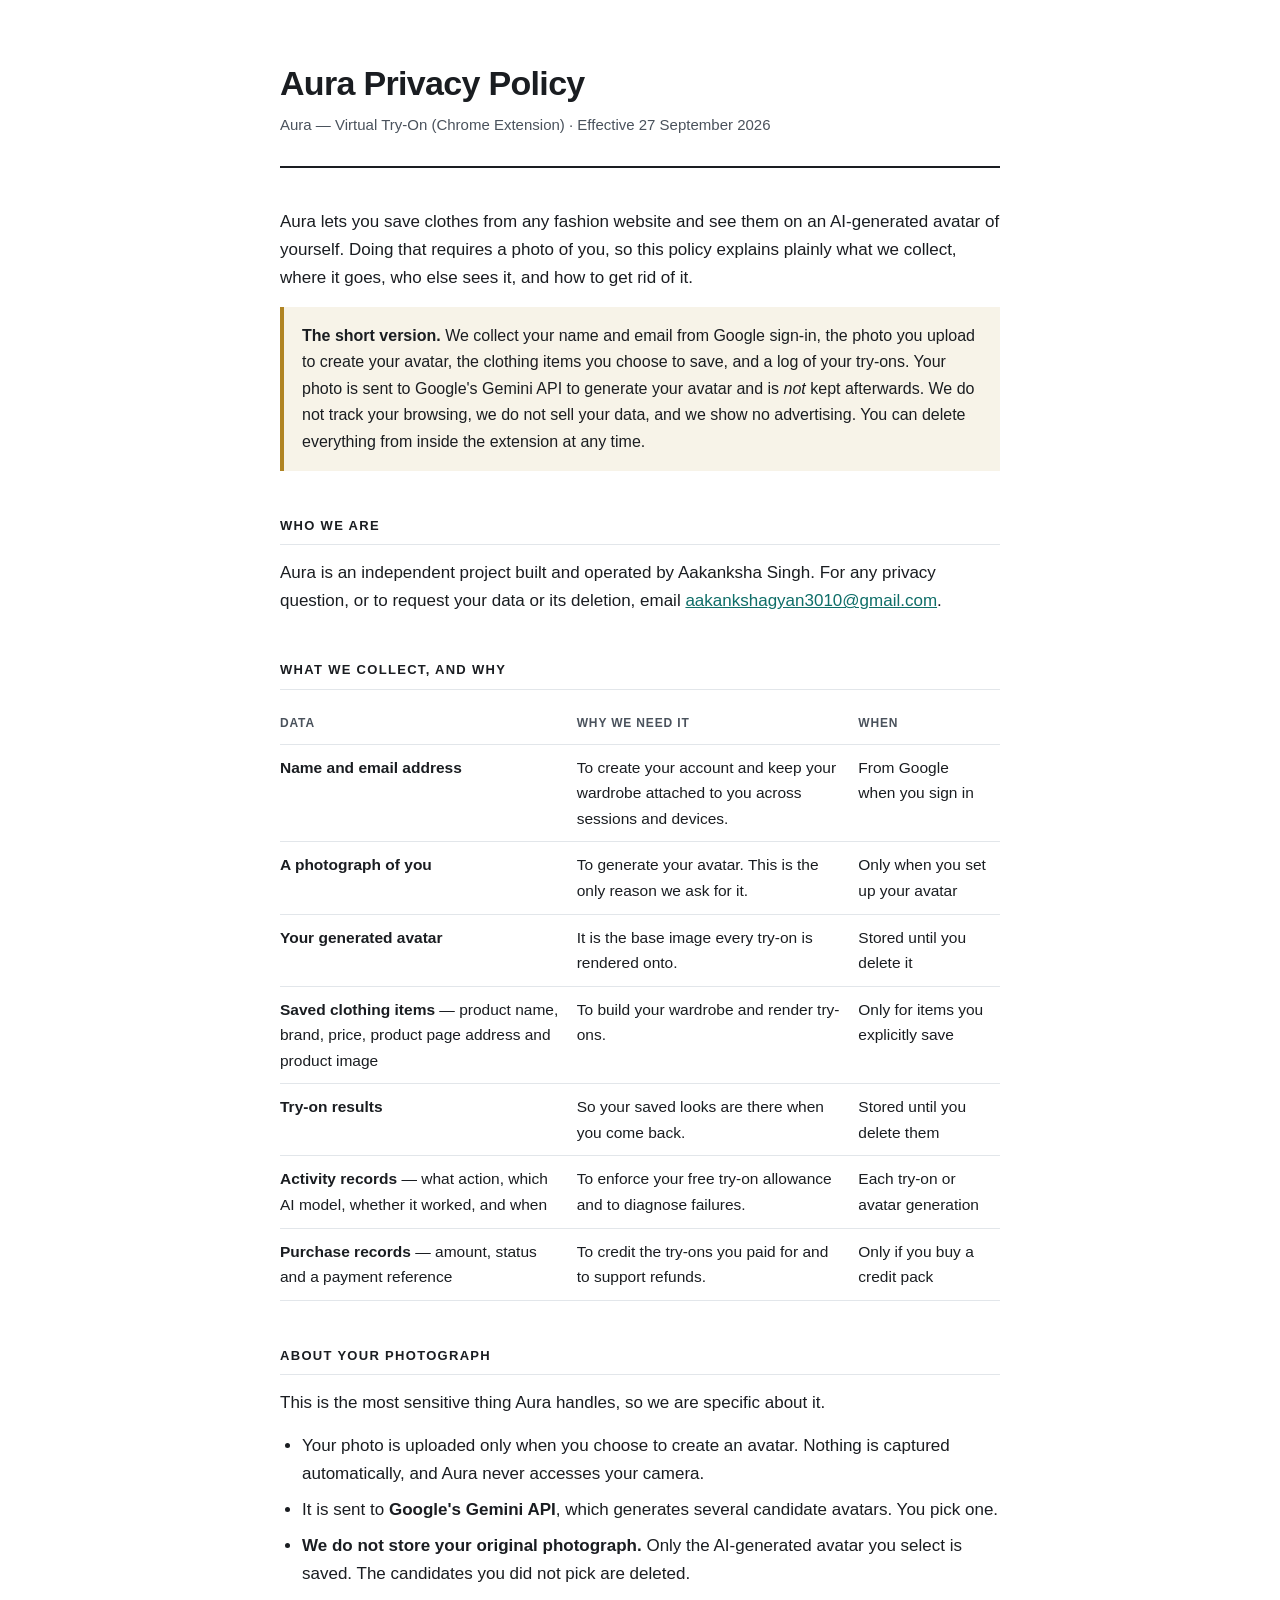
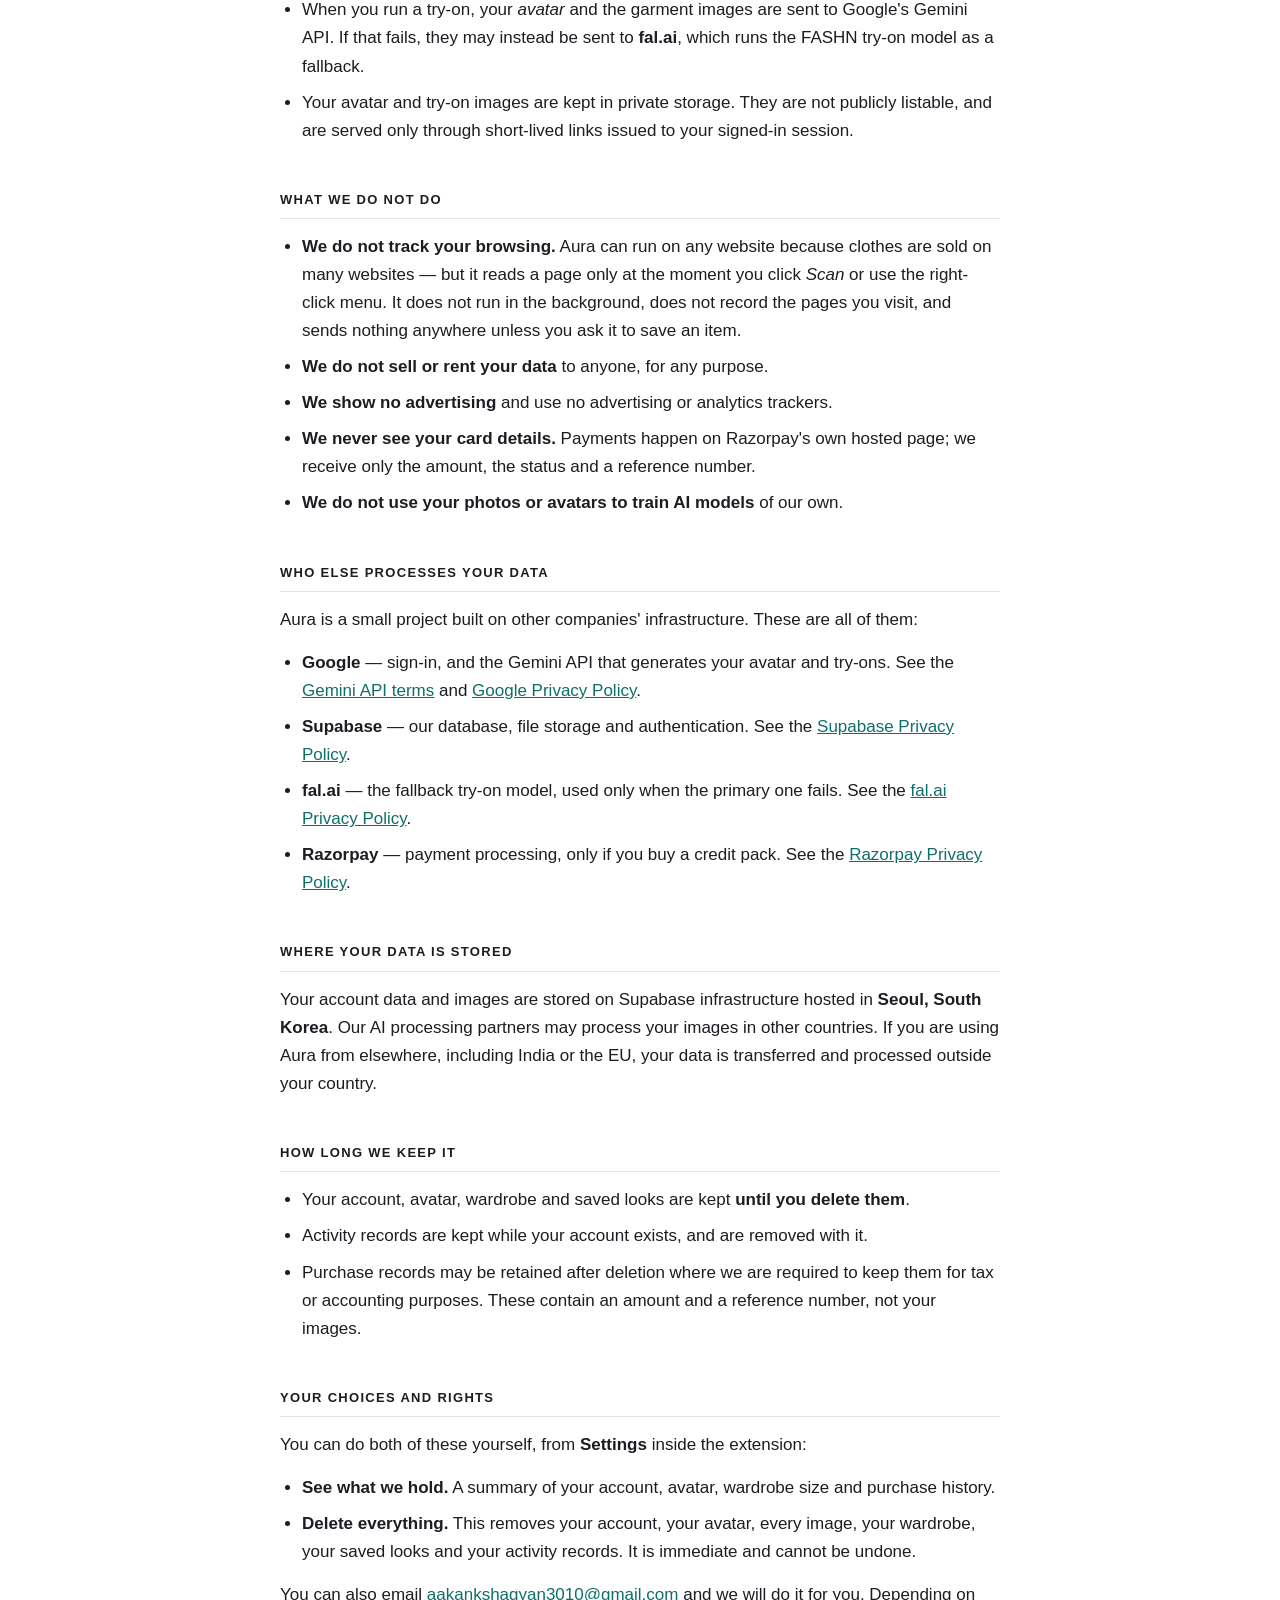
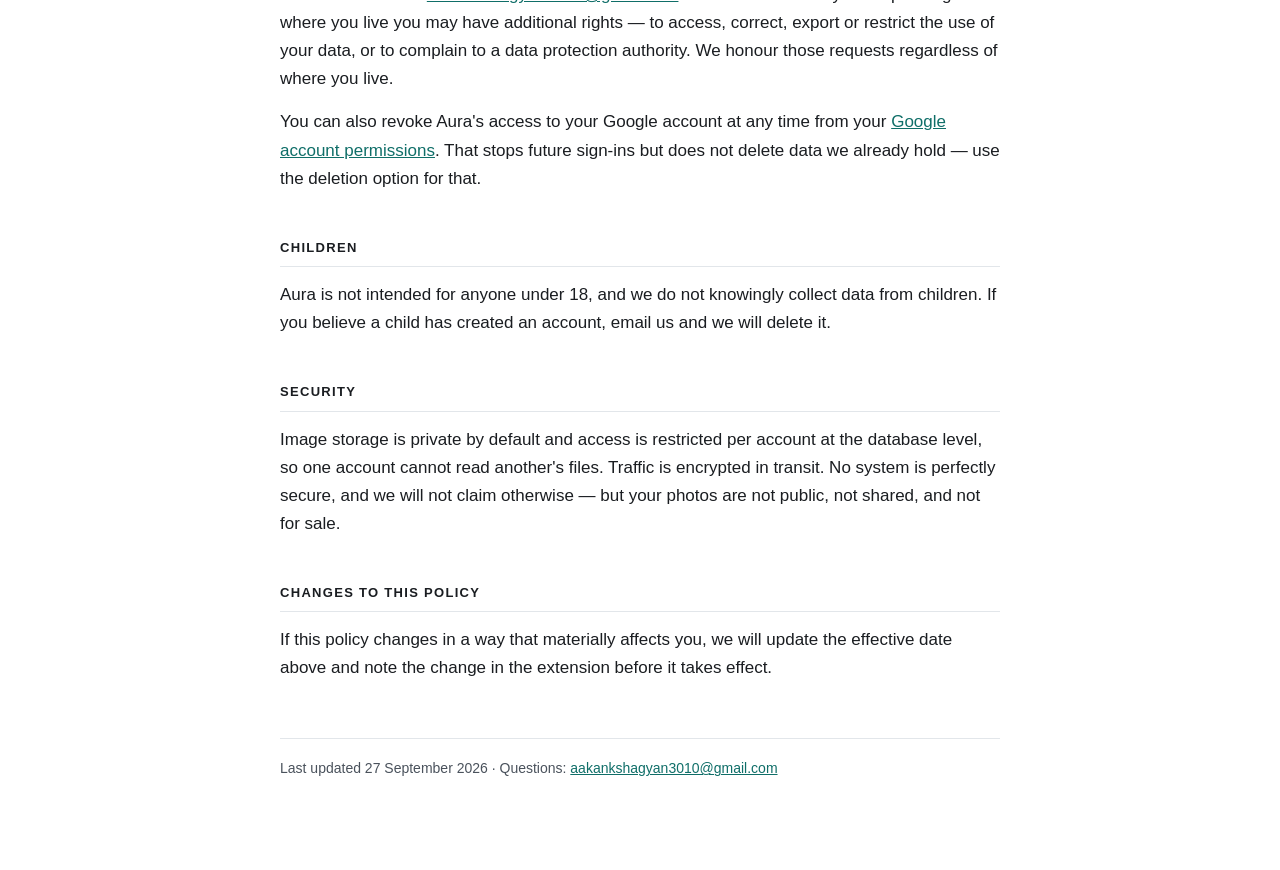
<file: docs/index.html>
<!DOCTYPE html>
<html lang="en">
<head>
<meta charset="utf-8">
<meta name="viewport" content="width=device-width, initial-scale=1">
<title>Privacy Policy — Aura Virtual Try-On</title>
<style>
  :root {
    --ground: #ffffff;
    --ink: #1a1d21;
    --ink-soft: #4a525c;
    --rule: #e2e6ea;
    --accent: #0f6e68;
    --warn-bg: #f7f3e8;
    --warn-line: #b08423;
  }
  @media (prefers-color-scheme: dark) {
    :root {
      --ground: #101317;
      --ink: #e8ecf0;
      --ink-soft: #a6b0ba;
      --rule: #272d34;
      --accent: #4fc2b8;
      --warn-bg: #221d12;
      --warn-line: #c99a3c;
    }
  }
  * { box-sizing: border-box; }
  body {
    background: var(--ground);
    color: var(--ink);
    font: 17px/1.65 -apple-system, BlinkMacSystemFont, "Segoe UI", Roboto, Helvetica, Arial, sans-serif;
    margin: 0;
    padding: 0 22px 90px;
    -webkit-font-smoothing: antialiased;
  }
  main { max-width: 720px; margin: 0 auto; }
  header { padding: 64px 0 28px; border-bottom: 2px solid var(--ink); margin-bottom: 40px; }
  h1 { font-size: 34px; line-height: 1.15; margin: 0 0 10px; letter-spacing: -0.02em; }
  .sub { color: var(--ink-soft); margin: 0; font-size: 15px; }
  h2 {
    font-size: 13px; text-transform: uppercase; letter-spacing: 0.1em;
    margin: 44px 0 14px; padding-bottom: 8px; border-bottom: 1px solid var(--rule);
  }
  h3 { font-size: 18px; margin: 26px 0 8px; }
  p, li { color: var(--ink); }
  p { margin: 0 0 15px; }
  ul { padding-left: 22px; margin: 0 0 15px; }
  li { margin-bottom: 8px; }
  a { color: var(--accent); }
  strong { font-weight: 650; }
  .note {
    background: var(--warn-bg); border-left: 4px solid var(--warn-line);
    padding: 16px 18px; margin: 0 0 20px; font-size: 16px;
  }
  .scroll { overflow-x: auto; margin-bottom: 20px; }
  table { border-collapse: collapse; width: 100%; font-size: 15.5px; min-width: 520px; }
  th, td { text-align: left; padding: 10px 14px 10px 0; border-bottom: 1px solid var(--rule); vertical-align: top; }
  th { font-size: 12px; text-transform: uppercase; letter-spacing: 0.07em; color: var(--ink-soft); }
  footer { margin-top: 56px; padding-top: 18px; border-top: 1px solid var(--rule); color: var(--ink-soft); font-size: 14px; }
  code { background: var(--rule); padding: 1px 5px; border-radius: 3px; font-size: 0.87em; }
</style>
</head>
<body>
<main>

<header>
  <h1>Aura Privacy Policy</h1>
  <p class="sub">Aura — Virtual Try-On (Chrome Extension) · Effective 27 September 2026</p>
</header>

<p>
  Aura lets you save clothes from any fashion website and see them on an AI-generated avatar of
  yourself. Doing that requires a photo of you, so this policy explains plainly what we collect,
  where it goes, who else sees it, and how to get rid of it.
</p>

<div class="note">
  <strong>The short version.</strong> We collect your name and email from Google sign-in, the photo
  you upload to create your avatar, the clothing items you choose to save, and a log of your try-ons.
  Your photo is sent to Google's Gemini API to generate your avatar and is <em>not</em> kept
  afterwards. We do not track your browsing, we do not sell your data, and we show no advertising.
  You can delete everything from inside the extension at any time.
</div>

<h2>Who we are</h2>
<p>
  Aura is an independent project built and operated by Aakanksha Singh. For any privacy question,
  or to request your data or its deletion, email
  <a href="mailto:aakankshagyan3010@gmail.com">aakankshagyan3010@gmail.com</a>.
</p>

<h2>What we collect, and why</h2>

<div class="scroll">
<table>
  <thead>
    <tr><th>Data</th><th>Why we need it</th><th>When</th></tr>
  </thead>
  <tbody>
    <tr>
      <td><strong>Name and email address</strong></td>
      <td>To create your account and keep your wardrobe attached to you across sessions and devices.</td>
      <td>From Google when you sign in</td>
    </tr>
    <tr>
      <td><strong>A photograph of you</strong></td>
      <td>To generate your avatar. This is the only reason we ask for it.</td>
      <td>Only when you set up your avatar</td>
    </tr>
    <tr>
      <td><strong>Your generated avatar</strong></td>
      <td>It is the base image every try-on is rendered onto.</td>
      <td>Stored until you delete it</td>
    </tr>
    <tr>
      <td><strong>Saved clothing items</strong> — product name, brand, price, product page address and product image</td>
      <td>To build your wardrobe and render try-ons.</td>
      <td>Only for items you explicitly save</td>
    </tr>
    <tr>
      <td><strong>Try-on results</strong></td>
      <td>So your saved looks are there when you come back.</td>
      <td>Stored until you delete them</td>
    </tr>
    <tr>
      <td><strong>Activity records</strong> — what action, which AI model, whether it worked, and when</td>
      <td>To enforce your free try-on allowance and to diagnose failures.</td>
      <td>Each try-on or avatar generation</td>
    </tr>
    <tr>
      <td><strong>Purchase records</strong> — amount, status and a payment reference</td>
      <td>To credit the try-ons you paid for and to support refunds.</td>
      <td>Only if you buy a credit pack</td>
    </tr>
  </tbody>
</table>
</div>

<h2>About your photograph</h2>
<p>
  This is the most sensitive thing Aura handles, so we are specific about it.
</p>
<ul>
  <li>
    Your photo is uploaded only when you choose to create an avatar. Nothing is captured
    automatically, and Aura never accesses your camera.
  </li>
  <li>
    It is sent to <strong>Google's Gemini API</strong>, which generates several candidate avatars.
    You pick one.
  </li>
  <li>
    <strong>We do not store your original photograph.</strong> Only the AI-generated avatar you
    select is saved. The candidates you did not pick are deleted.
  </li>
  <li>
    When you run a try-on, your <em>avatar</em> and the garment images are sent to Google's Gemini
    API. If that fails, they may instead be sent to <strong>fal.ai</strong>, which runs the FASHN
    try-on model as a fallback.
  </li>
  <li>
    Your avatar and try-on images are kept in private storage. They are not publicly listable, and
    are served only through short-lived links issued to your signed-in session.
  </li>
</ul>

<h2>What we do not do</h2>
<ul>
  <li>
    <strong>We do not track your browsing.</strong> Aura can run on any website because clothes are
    sold on many websites — but it reads a page only at the moment you click <em>Scan</em> or use the
    right-click menu. It does not run in the background, does not record the pages you visit, and
    sends nothing anywhere unless you ask it to save an item.
  </li>
  <li><strong>We do not sell or rent your data</strong> to anyone, for any purpose.</li>
  <li><strong>We show no advertising</strong> and use no advertising or analytics trackers.</li>
  <li><strong>We never see your card details.</strong> Payments happen on Razorpay's own hosted page; we receive only the amount, the status and a reference number.</li>
  <li><strong>We do not use your photos or avatars to train AI models</strong> of our own.</li>
</ul>

<h2>Who else processes your data</h2>
<p>Aura is a small project built on other companies' infrastructure. These are all of them:</p>
<ul>
  <li>
    <strong>Google</strong> — sign-in, and the Gemini API that generates your avatar and try-ons.
    See the <a href="https://ai.google.dev/gemini-api/terms" rel="noopener">Gemini API terms</a> and
    <a href="https://policies.google.com/privacy" rel="noopener">Google Privacy Policy</a>.
  </li>
  <li>
    <strong>Supabase</strong> — our database, file storage and authentication.
    See the <a href="https://supabase.com/privacy" rel="noopener">Supabase Privacy Policy</a>.
  </li>
  <li>
    <strong>fal.ai</strong> — the fallback try-on model, used only when the primary one fails.
    See the <a href="https://fal.ai/privacy" rel="noopener">fal.ai Privacy Policy</a>.
  </li>
  <li>
    <strong>Razorpay</strong> — payment processing, only if you buy a credit pack.
    See the <a href="https://razorpay.com/privacy/" rel="noopener">Razorpay Privacy Policy</a>.
  </li>
</ul>

<h2>Where your data is stored</h2>
<p>
  Your account data and images are stored on Supabase infrastructure hosted in
  <strong>Seoul, South Korea</strong>. Our AI processing partners may process your images in other
  countries. If you are using Aura from elsewhere, including India or the EU, your data is
  transferred and processed outside your country.
</p>

<h2>How long we keep it</h2>
<ul>
  <li>Your account, avatar, wardrobe and saved looks are kept <strong>until you delete them</strong>.</li>
  <li>Activity records are kept while your account exists, and are removed with it.</li>
  <li>
    Purchase records may be retained after deletion where we are required to keep them for tax or
    accounting purposes. These contain an amount and a reference number, not your images.
  </li>
</ul>

<h2>Your choices and rights</h2>
<p>
  You can do both of these yourself, from <strong>Settings</strong> inside the extension:
</p>
<ul>
  <li><strong>See what we hold.</strong> A summary of your account, avatar, wardrobe size and purchase history.</li>
  <li>
    <strong>Delete everything.</strong> This removes your account, your avatar, every image, your
    wardrobe, your saved looks and your activity records. It is immediate and cannot be undone.
  </li>
</ul>
<p>
  You can also email <a href="mailto:aakankshagyan3010@gmail.com">aakankshagyan3010@gmail.com</a> and
  we will do it for you. Depending on where you live you may have additional rights — to access,
  correct, export or restrict the use of your data, or to complain to a data protection authority.
  We honour those requests regardless of where you live.
</p>
<p>
  You can also revoke Aura's access to your Google account at any time from your
  <a href="https://myaccount.google.com/permissions" rel="noopener">Google account permissions</a>.
  That stops future sign-ins but does not delete data we already hold — use the deletion option for that.
</p>

<h2>Children</h2>
<p>
  Aura is not intended for anyone under 18, and we do not knowingly collect data from children. If
  you believe a child has created an account, email us and we will delete it.
</p>

<h2>Security</h2>
<p>
  Image storage is private by default and access is restricted per account at the database level, so
  one account cannot read another's files. Traffic is encrypted in transit. No system is perfectly
  secure, and we will not claim otherwise — but your photos are not public, not shared, and not for sale.
</p>

<h2>Changes to this policy</h2>
<p>
  If this policy changes in a way that materially affects you, we will update the effective date
  above and note the change in the extension before it takes effect.
</p>

<footer>
  Last updated 27 September 2026 · Questions:
  <a href="mailto:aakankshagyan3010@gmail.com">aakankshagyan3010@gmail.com</a>
</footer>

</main>
</body>
</html>
</file>
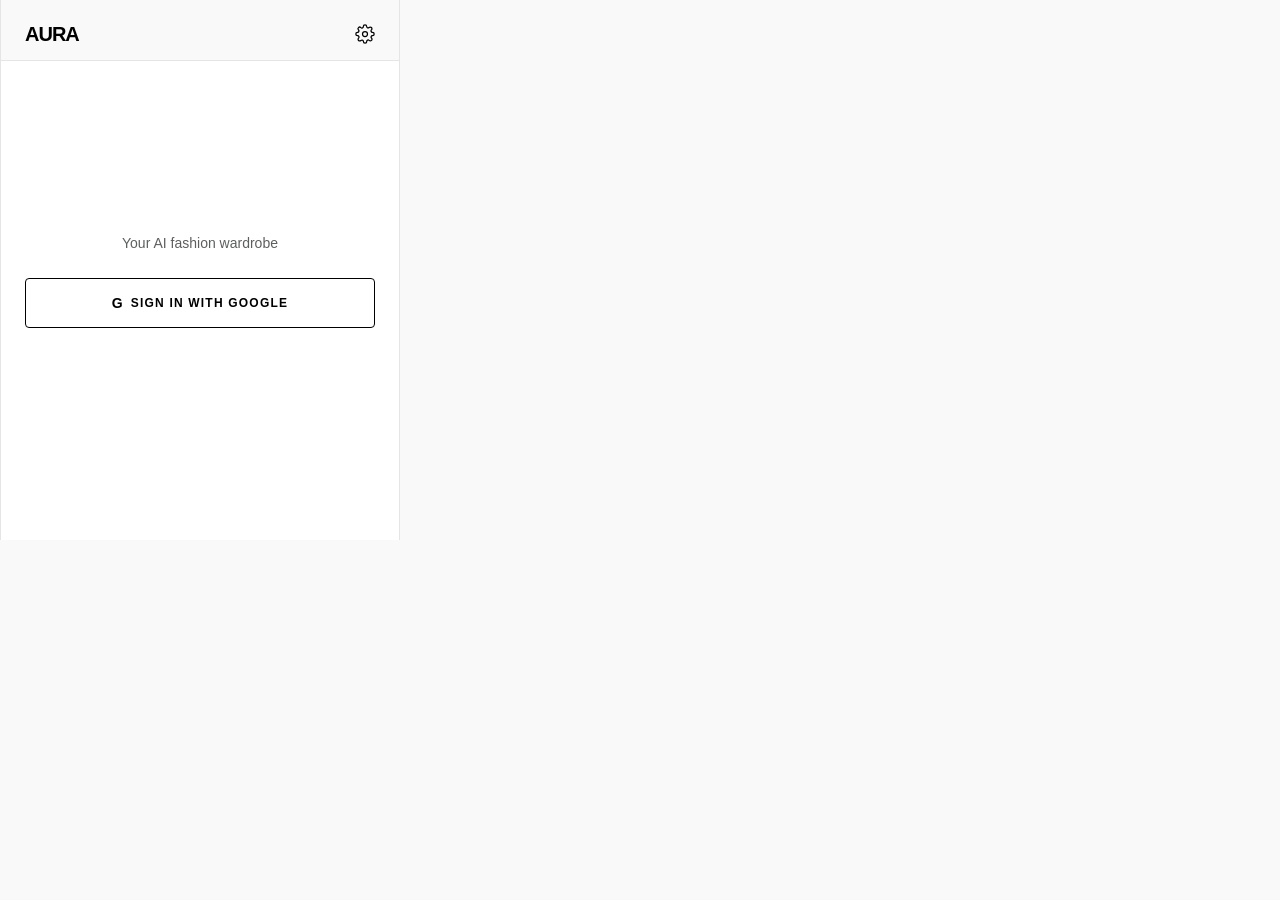
<file: popup.html>
<!DOCTYPE html>
<html lang="en">
<head>
  <meta charset="UTF-8">
  <meta name="viewport" content="width=device-width, initial-scale=1.0">
  <title>Aura</title>
  <link rel="stylesheet" href="popup.css">
</head>
<body>
  <div id="app">

    <!-- Header -->
    <header>
      <div class="logo">
        <span class="logo-text">Aura</span>
      </div>
      <button class="icon-btn" id="settings-btn" title="Settings" aria-label="Settings">
        <svg width="20" height="20" viewBox="0 0 24 24" fill="none" stroke="currentColor" stroke-width="1.5" stroke-linecap="round" stroke-linejoin="round" aria-hidden="true">
          <circle cx="12" cy="12" r="3"></circle>
          <path d="M19.4 15a1.65 1.65 0 0 0 .33 1.82l.06.06a2 2 0 1 1-2.83 2.83l-.06-.06a1.65 1.65 0 0 0-1.82-.33 1.65 1.65 0 0 0-1 1.51V21a2 2 0 1 1-4 0v-.09A1.65 1.65 0 0 0 9 19.4a1.65 1.65 0 0 0-1.82.33l-.06.06a2 2 0 1 1-2.83-2.83l.06-.06a1.65 1.65 0 0 0 .33-1.82 1.65 1.65 0 0 0-1.51-1H3a2 2 0 1 1 0-4h.09A1.65 1.65 0 0 0 4.6 9a1.65 1.65 0 0 0-.33-1.82l-.06-.06a2 2 0 1 1 2.83-2.83l.06.06a1.65 1.65 0 0 0 1.82.33H9a1.65 1.65 0 0 0 1-1.51V3a2 2 0 1 1 4 0v.09a1.65 1.65 0 0 0 1 1.51 1.65 1.65 0 0 0 1.82-.33l.06-.06a2 2 0 1 1 2.83 2.83l-.06.06a1.65 1.65 0 0 0-.33 1.82V9a1.65 1.65 0 0 0 1.51 1H21a2 2 0 1 1 0 4h-.09a1.65 1.65 0 0 0-1.51 1z"></path>
        </svg>
      </button>
    </header>

    <!-- Boot state — visible immediately so the popup is never a blank white box
         while getUser() and loadState() are in flight. -->
    <div id="boot-screen">
      <div class="loader"><div class="spinner"></div><span>Loading your wardrobe</span></div>
    </div>

    <!-- Auth Screen (shown when not signed in) -->
    <div id="auth-screen" class="hidden">
      <div class="auth-content">
        <p class="auth-subtitle">Your AI fashion wardrobe</p>
        <button id="google-signin-btn" class="google-btn">
          <span class="google-icon">G</span> Sign in with Google
        </button>
        <p id="auth-error" class="auth-error hidden"></p>
      </div>
    </div>

    <!-- Main App (hidden until signed in) -->
    <div id="main-app" class="hidden">

    <!-- Navigation -->
    <nav class="tabs">
      <button class="tab-btn active" data-tab="detect">Detect</button>
      <button class="tab-btn" data-tab="wardrobe">Wardrobe</button>
      <button class="tab-btn" data-tab="avatar">Avatar</button>
      <button class="tab-btn" data-tab="tryon">Try-On</button>
      <button class="tab-btn" data-tab="looks">Looks</button>
    </nav>

    <!-- ===== DETECT TAB ===== -->
    <section id="detect-tab" class="tab active">
      <button id="scan-btn" class="primary-btn">Scan This Page</button>
      <div id="detected-products">
        <div class="empty-state">
          <div class="empty-icon">
            <svg width="40" height="40" viewBox="0 0 24 24" fill="none" stroke="currentColor" stroke-width="1" stroke-linecap="round" stroke-linejoin="round" aria-hidden="true">
              <path d="M12 4.5a1.75 1.75 0 1 0-1.75 1.75c.97 0 1.75.78 1.75 1.75v1.2"></path>
              <path d="M12 9.2 3.6 15.3a1.2 1.2 0 0 0 .7 2.2h15.4a1.2 1.2 0 0 0 .7-2.2L12 9.2Z"></path>
            </svg>
          </div>
          <h3>Find clothes anywhere</h3>
          <p>Navigate to any fashion website and hit Scan</p>
        </div>
      </div>
    </section>

    <!-- ===== WARDROBE TAB ===== -->
    <section id="wardrobe-tab" class="tab">
      <input type="text" id="wardrobe-search" placeholder="Search by name or brand..." class="wardrobe-search-input">
      <div class="filters" id="category-filters">
        <button class="filter-btn active" data-filter="all">All</button>
        <button class="filter-btn" data-filter="top">Tops</button>
        <button class="filter-btn" data-filter="bottom">Bottoms</button>
        <button class="filter-btn" data-filter="dress">Dresses</button>
        <button class="filter-btn" data-filter="shoes">Shoes</button>
        <button class="filter-btn" data-filter="outerwear">Outerwear</button>
        <button class="filter-btn" data-filter="accessory">Accessories</button>
      </div>
      <div id="wardrobe-grid"></div>
      <div id="wardrobe-footer" class="wardrobe-footer hidden">
        <button id="create-outfit-btn" class="primary-btn">Try On Selected</button>
      </div>
    </section>

    <!-- ===== AVATAR TAB ===== -->
    <section id="avatar-tab" class="tab">
      <div id="avatar-display" class="hidden"></div>

      <div id="avatar-form">
        <h3 class="form-title">Set Up Your Avatar</h3>

        <div class="form-row">
          <input type="text" id="avatar-name" placeholder="Your name" required>
        </div>

        <div class="file-upload" id="avatar-upload-area">
          <input type="file" id="avatar-upload-input" accept="image/jpeg,image/png,image/webp" multiple hidden>
          <div id="avatar-upload-label" class="upload-label">
            <span class="upload-icon">
              <svg width="24" height="24" viewBox="0 0 24 24" fill="none" stroke="currentColor" stroke-width="1.25" stroke-linecap="round" stroke-linejoin="round" aria-hidden="true">
                <path d="M3 8.5h3.5L8 6h8l1.5 2.5H21v11H3v-11Z"></path>
                <circle cx="12" cy="13.5" r="3.5"></circle>
              </svg>
            </span>
            <span id="avatar-upload-text">Upload 2–4 photos</span>
            <em>JPEG, PNG or WebP</em>
          </div>
        </div>

        <div id="avatar-photo-strip" class="photo-strip hidden"></div>

        <div class="photo-tips">
          <p class="photo-tips-title">For best try-on results:</p>
          <ul class="photo-tips-list">
            <li>2–4 photos of you — different angles help most</li>
            <li>Full body visible — head to toe</li>
            <li>Facing forward, in good lighting</li>
            <li>Just you — no one else in frame</li>
            <li>Fitted clothes (not oversized)</li>
          </ul>
        </div>

        <div class="consent-box">
          <label class="consent-label">
            <input type="checkbox" id="avatar-consent">
            <span>
              I agree that my photo will be sent to <strong>Google's Gemini API</strong> to generate
              my avatar. My original photo is not stored — only the avatar I choose.
              <a href="https://aakanksha3010.github.io/aura-extension/" target="_blank" rel="noopener">Privacy policy</a>
            </span>
          </label>
        </div>

        <p id="avatar-form-error" class="photo-required-msg hidden"></p>

        <button type="button" class="primary-btn" id="save-avatar-btn">Generate Avatar</button>
      </div>

      <!-- Three candidates, each walking the model cascade, so generation takes
           tens of seconds. This pane keeps the popup visibly alive while it runs. -->
      <div id="avatar-progress" class="hidden">
        <div class="loader">
          <div class="spinner"></div>
          <span id="avatar-progress-text">Generating 3 avatars</span>
        </div>
        <p class="avatar-tip">This usually takes 30–60 seconds. Keep this popup open — closing it cancels the request.</p>
      </div>

      <div id="avatar-candidates" class="hidden">
        <h3 class="form-title">Pick Your Avatar</h3>
        <p id="avatar-candidate-note" class="avatar-tip">Only the one you pick is kept — the rest are deleted.</p>
        <div id="avatar-candidate-grid" class="candidate-grid"></div>
        <p id="avatar-candidate-error" class="photo-required-msg hidden"></p>
        <div class="avatar-actions">
          <button type="button" class="secondary-btn" id="avatar-restart-btn">Start Over</button>
          <button type="button" class="primary-btn" id="avatar-commit-btn" disabled>Use This One</button>
        </div>
      </div>
    </section>

    <!-- ===== TRY ON TAB ===== -->
    <section id="tryon-tab" class="tab">
      <div class="tryon-avatar-section">
        <h4 class="section-label">Your Avatar</h4>
        <div id="tryon-avatar-preview"></div>
      </div>

      <div class="tryon-outfit-section">
        <h4 class="section-label">Outfit <span id="selected-count"></span></h4>
        <div id="selected-outfit-items" class="drop-zone">
          <p class="drop-hint">Drag items here or select from Wardrobe</p>
        </div>
      </div>

      <div class="tryon-drag-source">
        <h4 class="section-label">Wardrobe — drag to add</h4>
        <div id="tryon-wardrobe-strip"></div>
      </div>

      <p id="tryon-counter" class="tryon-counter"></p>
      <button id="generate-outfit-btn" class="primary-btn">Generate Try-On</button>

      <div id="tryon-result"></div>
    </section>

    <!-- ===== LOOKS TAB ===== -->
    <section id="looks-tab" class="tab">
      <div id="looks-grid"></div>
    </section>

    </div><!-- #main-app -->

  </div><!-- #app -->

  <!-- Settings Modal -->
  <div id="settings-modal" class="modal hidden">
    <div class="modal-backdrop"></div>
    <div class="modal-content">
      <div class="modal-header">
        <h3>Settings</h3>
        <button class="icon-btn" id="close-settings" aria-label="Close">
          <svg width="18" height="18" viewBox="0 0 24 24" fill="none" stroke="currentColor" stroke-width="1.5" stroke-linecap="round" aria-hidden="true">
            <path d="M5 5l14 14M19 5L5 19"></path>
          </svg>
        </button>
      </div>
      <div class="modal-body">
        <button id="sign-out-btn" class="secondary-btn" style="width:100%">Sign Out</button>

        <div class="settings-section">
          <h4 class="settings-heading">Your data</h4>
          <p id="data-summary" class="settings-note">Loading…</p>
          <a class="settings-link" href="https://aakanksha3010.github.io/aura-extension/" target="_blank" rel="noopener">Read the privacy policy</a>
          <button id="delete-account-btn" class="danger-btn">Delete my account and data</button>
          <p id="delete-status" class="settings-note hidden"></p>
        </div>
      </div>
    </div>
  </div>

  <script src="lib/supabase-client.js"></script>
  <script src="popup.js"></script>
</body>
</html>
</file>
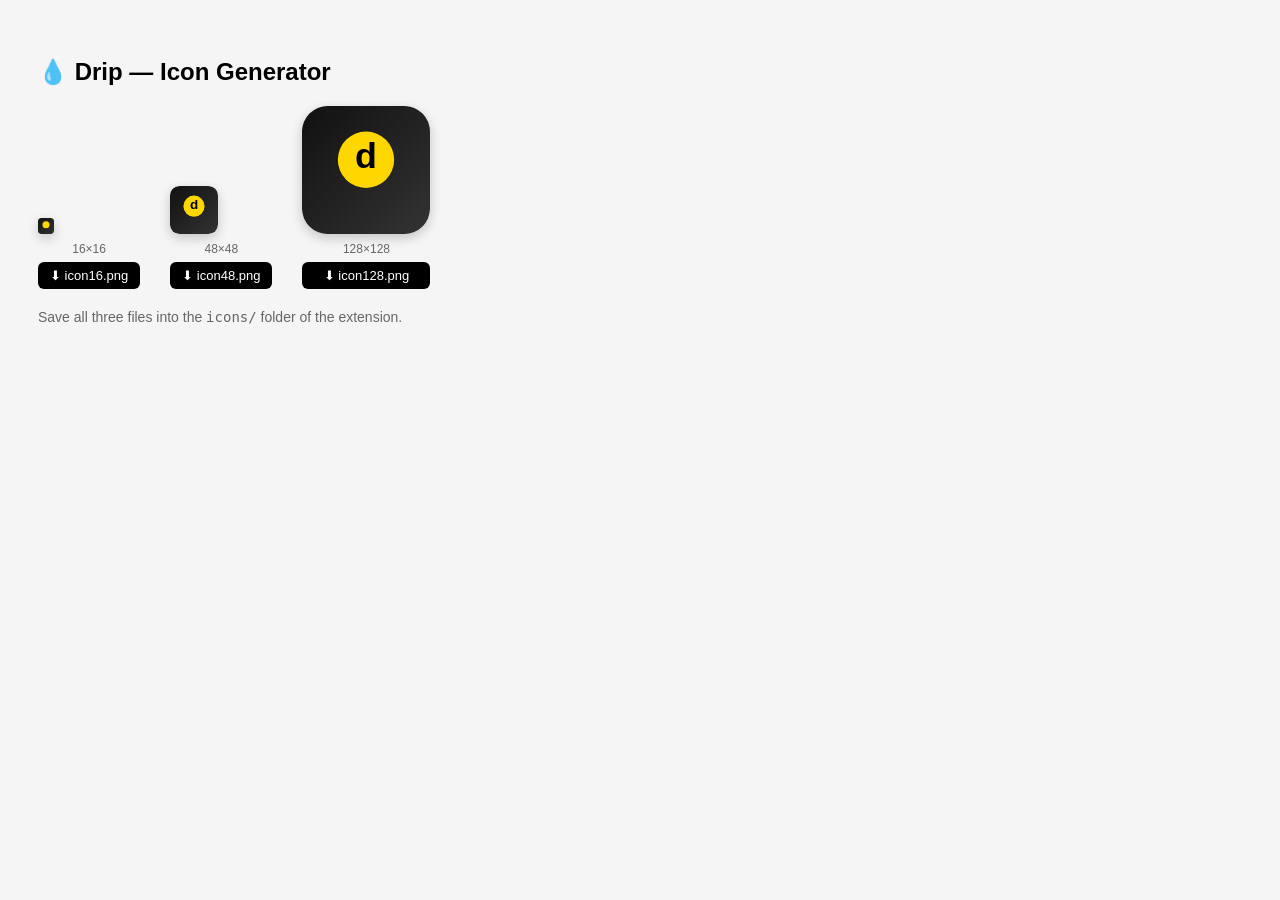
<file: icons/generate-icons.html>
<!DOCTYPE html>
<html>
<head>
  <title>Generate Drip Icons</title>
  <style>
    body { font-family: sans-serif; padding: 30px; background: #f5f5f5; }
    h2 { margin-bottom: 20px; }
    .icons { display: flex; gap: 30px; align-items: flex-end; flex-wrap: wrap; }
    .icon-block { text-align: center; }
    canvas { display: block; margin-bottom: 8px; border-radius: 20%; box-shadow: 0 4px 12px rgba(0,0,0,0.2); }
    a.download { display: block; padding: 6px 12px; background: #000; color: #fff; border-radius: 6px; text-decoration: none; font-size: 13px; margin-top: 6px; }
    a.download:hover { background: #333; }
    p { color: #666; margin-top: 20px; font-size: 14px; }
  </style>
</head>
<body>
  <h2>💧 Drip — Icon Generator</h2>
  <div class="icons" id="icons"></div>
  <p>Save all three files into the <code>icons/</code> folder of the extension.</p>

  <script>
    const sizes = [16, 48, 128];

    sizes.forEach(size => {
      const canvas = document.createElement('canvas');
      canvas.width = size;
      canvas.height = size;
      const ctx = canvas.getContext('2d');
      const r = size * 0.18;

      // Background gradient
      const grad = ctx.createLinearGradient(0, 0, size, size);
      grad.addColorStop(0, '#111111');
      grad.addColorStop(1, '#333333');

      // Rounded rect
      ctx.beginPath();
      ctx.moveTo(r, 0);
      ctx.lineTo(size - r, 0);
      ctx.quadraticCurveTo(size, 0, size, r);
      ctx.lineTo(size, size - r);
      ctx.quadraticCurveTo(size, size, size - r, size);
      ctx.lineTo(r, size);
      ctx.quadraticCurveTo(0, size, 0, size - r);
      ctx.lineTo(0, r);
      ctx.quadraticCurveTo(0, 0, r, 0);
      ctx.closePath();
      ctx.fillStyle = grad;
      ctx.fill();

      // Gold accent dot (drop)
      ctx.beginPath();
      const cx = size * 0.5;
      const cy = size * 0.42;
      const dr = size * 0.22;
      ctx.arc(cx, cy, dr, 0, Math.PI * 2);
      ctx.fillStyle = '#FFD700';
      ctx.fill();

      // Drop tail
      ctx.beginPath();
      ctx.moveTo(cx - dr * 0.7, cy - dr * 0.1);
      ctx.quadraticCurveTo(cx, cy + dr * 1.5, cx + dr * 0.7, cy - dr * 0.1);
      ctx.fillStyle = '#FFD700';
      ctx.fill();

      // Letter "d" in white
      if (size >= 48) {
        ctx.fillStyle = '#000';
        ctx.font = `bold ${size * 0.28}px Arial`;
        ctx.textAlign = 'center';
        ctx.textBaseline = 'middle';
        ctx.fillText('d', cx, cy - dr * 0.05);
      }

      // Create download block
      const block = document.createElement('div');
      block.className = 'icon-block';
      block.appendChild(canvas);

      const label = document.createElement('span');
      label.textContent = `${size}×${size}`;
      label.style.fontSize = '12px';
      label.style.color = '#666';
      label.style.display = 'block';
      block.appendChild(label);

      const link = document.createElement('a');
      link.href = canvas.toDataURL('image/png');
      link.download = `icon${size}.png`;
      link.className = 'download';
      link.textContent = `⬇ icon${size}.png`;
      block.appendChild(link);

      document.getElementById('icons').appendChild(block);
    });
  </script>
</body>
</html>
</file>
<file: popup.css>
/* ==========================================================================
   DRIP DESIGN SYSTEM
   High-end minimalism — editorial precision, architectural framing,
   visual honesty (no shadows; depth via tonal layering + crisp 1px outlines).
   Fixed 400px extension sidebar, 4px spacing rule, 24px side margins.
   ========================================================================== */

:root {
  /* Surfaces */
  --surface: #f9f9f9;
  --surface-dim: #dadada;
  --surface-container-lowest: #ffffff;
  --surface-container-low: #f3f3f3;
  --surface-container: #eeeeee;
  --surface-container-high: #e8e8e8;
  --surface-container-highest: #e2e2e2;
  --surface-variant: #e2e2e2;
  --background: #f9f9f9;

  /* Ink */
  --on-surface: #1a1c1c;
  --on-surface-variant: #4c4546;
  --on-background: #1a1c1c;
  --inverse-surface: #2f3131;
  --inverse-on-surface: #f1f1f1;

  /* Brand */
  --primary: #000000;
  --on-primary: #ffffff;
  --primary-container: #1b1b1b;
  --secondary: #5d5f5f;
  --on-secondary: #ffffff;
  --secondary-container: #dfe0e0;

  /* Lines */
  --outline: #7e7576;
  --outline-variant: #cfc4c5;
  --border-muted: #e5e5e5;

  /* Status */
  --error: #ba1a1a;
  --on-error: #ffffff;
  --error-container: #ffdad6;
  --on-error-container: #93000a;
  --sharp-coral: #ff6b6b;
  --gold: #e9c400;
  --gold-soft: #ffe16d;
  --on-gold: #221b00;
  --on-tertiary-container: #9b8200;

  /* Spacing — every value is a multiple of 4px */
  --unit: 4px;
  --stack-sm: 8px;
  --stack-md: 16px;
  --stack-lg: 32px;
  --gutter: 16px;
  --margin-side: 24px;

  /* Shape */
  --radius: 4px;
  --radius-sm: 2px;
}

/* ===== RESET & BASE ===== */
*, *::before, *::after {
  margin: 0;
  padding: 0;
  box-sizing: border-box;
}

body {
  width: 400px;
  min-height: 540px;
  /* Inter is the system typeface; fall back to the platform grotesque.
     Remote font CDNs are blocked by the MV3 content security policy. */
  font-family: 'Inter', -apple-system, BlinkMacSystemFont, 'Segoe UI', Roboto, Helvetica, Arial, sans-serif;
  background: var(--background);
  color: var(--on-background);
  font-size: 14px;
  line-height: 1.5;
  -webkit-font-smoothing: antialiased;
  display: flex;
  flex-direction: column;
}

#app {
  display: flex;
  flex-direction: column;
  flex: 1 0 auto;
  min-height: 540px;
  background: var(--surface-container-lowest);
  border-left: 1px solid var(--border-muted);
  border-right: 1px solid var(--border-muted);
}

.hidden { display: none !important; }

/* Type scale */
.headline-md,
.form-title,
.modal-header h3 {
  font-size: 20px;
  font-weight: 600;
  line-height: 1.4;
  color: var(--primary);
  letter-spacing: -0.01em;
}

/* ===== HEADER ===== */
header {
  background: var(--surface);
  padding: var(--margin-side) var(--margin-side) 0;
  display: flex;
  align-items: center;
  justify-content: space-between;
  flex-shrink: 0;
  padding-bottom: var(--stack-md);
}

.logo {
  display: flex;
  align-items: center;
  gap: var(--stack-sm);
}

.logo-text {
  font-size: 20px;
  font-weight: 900;
  color: var(--primary);
  letter-spacing: -0.05em;
  text-transform: uppercase;
  line-height: 1;
}

.icon-btn {
  background: transparent;
  border: none;
  cursor: pointer;
  padding: 0;
  color: var(--primary);
  display: flex;
  align-items: center;
  justify-content: center;
  transition: opacity 0.15s;
  line-height: 0;
}

.icon-btn:hover { opacity: 0.6; }
.icon-btn:active { opacity: 0.4; }
.icon-btn svg { display: block; }

/* ===== TABS NAV ===== */
.tabs {
  display: flex;
  justify-content: space-between;
  background: var(--surface);
  padding: 0 var(--margin-side);
  gap: var(--unit);
  flex-shrink: 0;
  border-bottom: 1px solid var(--border-muted);
}

.tab-btn {
  background: transparent;
  border: none;
  border-bottom: 2px solid transparent;
  color: var(--secondary);
  padding: 0 0 var(--stack-sm);
  margin-bottom: -1px;
  cursor: pointer;
  font-family: inherit;
  font-size: 12px;
  font-weight: 600;
  letter-spacing: 0.1em;
  line-height: 1;
  text-transform: uppercase;
  transition: color 0.15s, border-color 0.15s;
  white-space: nowrap;
}

.tab-btn.active {
  color: var(--primary);
  border-bottom-color: var(--primary);
}

.tab-btn:hover:not(.active) { color: var(--primary); }
.tab-btn:active { opacity: 0.7; }

/* ===== TAB SECTIONS ===== */
.tab {
  display: none;
  padding: var(--margin-side);
  flex-direction: column;
  gap: var(--stack-md);
}

.tab.active { display: flex; }

/* ===== AUTH SCREEN ===== */
/* No nav bar on this screen, so the header's rule lives here instead */
#auth-screen,
#boot-screen {
  display: flex;
  align-items: center;
  justify-content: center;
  min-height: 440px;
  padding: var(--stack-lg) var(--margin-side);
  border-top: 1px solid var(--border-muted);
}

#boot-screen.hidden { display: none !important; }

.auth-content {
  display: flex;
  flex-direction: column;
  align-items: center;
  gap: var(--stack-md);
  width: 100%;
  text-align: center;
}

.auth-subtitle {
  font-size: 14px;
  color: var(--secondary);
  margin-bottom: var(--stack-sm);
}

.google-btn {
  display: flex;
  align-items: center;
  gap: var(--stack-sm);
  padding: var(--stack-md);
  background: var(--surface-container-lowest);
  border: 1px solid var(--primary);
  border-radius: var(--radius);
  font-family: inherit;
  font-size: 12px;
  font-weight: 600;
  letter-spacing: 0.1em;
  text-transform: uppercase;
  cursor: pointer;
  width: 100%;
  justify-content: center;
  transition: background 0.15s, color 0.15s;
  color: var(--primary);
}

.google-btn:hover:not(:disabled) { background: var(--primary); color: var(--on-primary); }
.google-btn:disabled { opacity: 0.4; cursor: not-allowed; }
.google-icon { font-weight: 800; font-size: 14px; letter-spacing: 0; }

.auth-error {
  font-size: 12px;
  color: var(--on-error-container);
  background: var(--error-container);
  padding: var(--stack-sm) var(--stack-md);
  border-radius: var(--radius);
  width: 100%;
  text-align: center;
}

/* ===== BUTTONS ===== */
.primary-btn {
  width: 100%;
  padding: var(--stack-md);
  background: var(--primary);
  color: var(--on-primary);
  border: 1px solid var(--primary);
  border-radius: var(--radius);
  font-family: inherit;
  font-size: 12px;
  font-weight: 600;
  letter-spacing: 0.1em;
  line-height: 1;
  text-transform: uppercase;
  cursor: pointer;
  transition: opacity 0.15s;
  text-align: center;
  flex-shrink: 0;
}

.primary-btn:hover:not(:disabled) { opacity: 0.85; }
.primary-btn:active:not(:disabled) { opacity: 0.7; }

.primary-btn:disabled {
  background: var(--surface-container-highest);
  border-color: var(--surface-container-highest);
  color: var(--secondary);
  cursor: not-allowed;
}

.primary-btn.loading { opacity: 0.6; cursor: progress; }

.secondary-btn {
  padding: 12px var(--stack-md);
  background: var(--surface-container-lowest);
  border: 1px solid var(--primary);
  color: var(--primary);
  border-radius: var(--radius);
  cursor: pointer;
  font-family: inherit;
  font-size: 12px;
  font-weight: 600;
  letter-spacing: 0.1em;
  line-height: 1;
  text-transform: uppercase;
  transition: background 0.15s, color 0.15s;
}

.secondary-btn:hover { background: var(--primary); color: var(--on-primary); }
.secondary-btn:active { opacity: 0.7; }

/* ===== EMPTY STATE ===== */
/* Centred in the available space rather than pinned to the top — otherwise the
   copy floats above a large dead area. */
.empty-state {
  text-align: center;
  padding: var(--stack-lg) var(--margin-side);
  color: var(--secondary);
  display: flex;
  flex-direction: column;
  align-items: center;
  justify-content: center;
  min-height: 300px;
}

.empty-state .empty-icon {
  width: 96px;
  height: 96px;
  border: 1px solid var(--border-muted);
  border-radius: 50%;
  background: var(--surface-container-low);
  display: flex;
  align-items: center;
  justify-content: center;
  margin-bottom: var(--stack-md);
  color: var(--secondary);
}

.empty-state .empty-icon svg { display: block; }

.empty-state h3 {
  color: var(--primary);
  margin-bottom: var(--unit);
  font-size: 20px;
  font-weight: 600;
  line-height: 1.4;
}

.empty-state p { font-size: 14px; line-height: 1.5; color: var(--secondary); }

/* ===== LOADING ===== */
.loader {
  display: flex;
  flex-direction: column;
  align-items: center;
  justify-content: center;
  padding: var(--stack-lg);
  gap: var(--stack-md);
  color: var(--secondary);
  font-size: 12px;
  font-weight: 600;
  letter-spacing: 0.1em;
  text-transform: uppercase;
  text-align: center;
}

.spinner {
  width: 28px;
  height: 28px;
  border: 1px solid var(--border-muted);
  border-top-color: var(--primary);
  border-radius: 50%;
  animation: spin 0.9s linear infinite;
}

@keyframes spin { to { transform: rotate(360deg); } }

/* ===== DETECT TAB ===== */
#detected-products {
  display: grid;
  grid-template-columns: 1fr 1fr;
  gap: var(--gutter);
  overflow-y: auto;
  max-height: 420px;
  align-items: start;
}

#detected-products .empty-state,
#detected-products .loader,
#detected-products .context-save-banner { grid-column: 1 / -1; }

.product-card {
  background: var(--surface-container-lowest);
  display: flex;
  flex-direction: column;
  gap: var(--stack-sm);
  flex-shrink: 0;
  height: 100%;
}

.product-card-img {
  width: 100%;
  aspect-ratio: 3 / 4;
  object-fit: cover;
  display: block;
  background: var(--surface-container-low);
  border: 1px solid var(--border-muted);
  border-radius: 0;
  flex-shrink: 0;
  transition: border-color 0.15s;
}

.product-card:hover .product-card-img { border-color: var(--primary); }

/* Brand and price share the top line, name below — the meta wrapper is
   flattened with `display: contents` so all four fields sit on one grid. */
.product-card-info {
  display: grid;
  grid-template-columns: 1fr auto;
  column-gap: var(--stack-sm);
  row-gap: var(--unit);
  align-items: baseline;
  flex-shrink: 0;
}

.product-card-brand {
  grid-column: 1;
  grid-row: 1;
  font-size: 12px;
  font-weight: 600;
  color: var(--secondary);
  text-transform: uppercase;
  letter-spacing: 0.1em;
  line-height: 1.2;
  overflow: hidden;
  text-overflow: ellipsis;
  white-space: nowrap;
}

/* Fixed two-line well so every card in the row breaks at the same baseline */
.product-card-name {
  grid-column: 1 / -1;
  grid-row: 2;
  font-size: 14px;
  font-weight: 400;
  line-height: 1.5;
  min-height: 42px;
  color: var(--primary);
  overflow: hidden;
  text-overflow: ellipsis;
  display: -webkit-box;
  -webkit-line-clamp: 2;
  -webkit-box-orient: vertical;
}

.product-card-meta { display: contents; }

.product-card-price {
  grid-column: 2;
  grid-row: 1;
  font-weight: 500;
  font-size: 16px;
  letter-spacing: -0.01em;
  line-height: 1.2;
  color: var(--primary);
  white-space: nowrap;
}

.product-card-category {
  grid-column: 1 / -1;
  grid-row: 3;
  font-size: 12px;
  font-weight: 600;
  letter-spacing: 0.1em;
  text-transform: uppercase;
  color: var(--secondary);
  line-height: 1;
}

.save-btn {
  width: 100%;
  padding: 10px;
  background: var(--surface-container-lowest);
  color: var(--primary);
  border: 1px solid var(--primary);
  border-radius: var(--radius);
  cursor: pointer;
  font-family: inherit;
  font-weight: 600;
  font-size: 12px;
  letter-spacing: 0.1em;
  line-height: 1;
  text-transform: uppercase;
  transition: background 0.15s, color 0.15s;
  flex-shrink: 0;
  margin-top: auto;
}

.save-btn:hover:not(:disabled) { background: var(--primary); color: var(--on-primary); }

.save-btn.saved,
.save-btn:disabled {
  background: var(--primary);
  border-color: var(--primary);
  color: var(--on-primary);
  cursor: default;
}

/* ===== WARDROBE TAB ===== */
.wardrobe-search-input {
  width: 100%;
  padding: 12px;
  border: 1px solid var(--border-muted);
  border-radius: var(--radius);
  font-size: 14px;
  color: var(--primary);
  background: var(--surface-container-lowest);
  outline: none;
  font-family: inherit;
  flex-shrink: 0;
  transition: border-color 0.15s;
}

.wardrobe-search-input:focus { border-color: var(--primary); }
.wardrobe-search-input::placeholder { color: var(--secondary); }

.filters {
  display: flex;
  gap: var(--stack-sm);
  overflow-x: auto;
  padding-bottom: var(--unit);
  flex-shrink: 0;
  scrollbar-width: none;
}

.filters::-webkit-scrollbar { display: none; }

.filter-btn {
  padding: 8px 12px;
  border: 1px solid var(--border-muted);
  background: var(--surface-container-lowest);
  border-radius: var(--radius);
  cursor: pointer;
  white-space: nowrap;
  font-family: inherit;
  font-size: 14px;
  font-weight: 400;
  line-height: 1;
  transition: background 0.15s, color 0.15s, border-color 0.15s;
  color: var(--secondary);
}

.filter-btn:hover:not(.active) { border-color: var(--primary); color: var(--primary); }

.filter-btn.active {
  background: var(--primary);
  border-color: var(--primary);
  color: var(--on-primary);
}

/* Deliberate deviation from the 2-column product grid: the wardrobe is a browse
   surface, and at 2 columns only ~1 row fits before scrolling. 3 up with square
   crops roughly doubles what's visible at once. */
#wardrobe-grid {
  display: grid;
  /* minmax(0,1fr) — without it, nowrap names force tracks wider than the column */
  grid-template-columns: repeat(3, minmax(0, 1fr));
  gap: var(--stack-sm);
  overflow-y: auto;
  max-height: 420px;
  align-items: stretch;
}

.wardrobe-card {
  background: var(--surface-container-lowest);
  cursor: pointer;
  position: relative;
  transition: border-color 0.15s;
  border: 1px solid var(--border-muted);
  border-radius: 0;
  display: flex;
  flex-direction: column;
  min-width: 0;
}

.wardrobe-card:hover { border-color: var(--primary); }

.wardrobe-card.selected {
  border-width: 2px;
  border-color: var(--primary);
}

.wardrobe-card img {
  width: 100%;
  aspect-ratio: 1 / 1;
  object-fit: cover;
  display: block;
  background: var(--surface-container-low);
}

.wardrobe-card-info {
  padding: 6px;
  display: flex;
  flex-direction: column;
  gap: 1px;
  min-width: 0;
}

/* Tightened for the 3-up grid — ~112px of usable width per card */
.wardrobe-card-brand {
  font-size: 10px;
  font-weight: 600;
  color: var(--secondary);
  text-transform: uppercase;
  letter-spacing: 0.06em;
  line-height: 1.3;
  overflow: hidden;
  text-overflow: ellipsis;
  white-space: nowrap;
}

.wardrobe-card-name {
  font-size: 12px;
  font-weight: 400;
  line-height: 1.3;
  color: var(--primary);
  overflow: hidden;
  text-overflow: ellipsis;
  white-space: nowrap;
}

.wardrobe-card-price {
  font-size: 12px;
  font-weight: 500;
  letter-spacing: -0.01em;
  color: var(--primary);
}

.delete-card-btn {
  position: absolute;
  top: var(--unit);
  right: var(--unit);
  width: 20px;
  height: 20px;
  background: var(--surface-container-lowest);
  color: var(--primary);
  border: 1px solid var(--border-muted);
  border-radius: 0;
  cursor: pointer;
  font-family: inherit;
  font-size: 12px;
  line-height: 1;
  display: flex;
  align-items: center;
  justify-content: center;
  opacity: 0;
  transition: opacity 0.15s, background 0.15s, color 0.15s;
  padding: 0;
}

.wardrobe-card:hover .delete-card-btn { opacity: 1; }
.delete-card-btn:hover { background: var(--primary); color: var(--on-primary); border-color: var(--primary); }

/* Sits on the image, top-right; the delete button covers it on hover */
.wardrobe-card-source {
  position: absolute;
  top: 0;
  right: 0;
  font-size: 9px;
  font-weight: 600;
  letter-spacing: 0.04em;
  text-transform: uppercase;
  color: var(--on-primary);
  background: var(--primary);
  padding: 2px 4px;
  line-height: 1;
  max-width: 100%;
  overflow: hidden;
  text-overflow: ellipsis;
  white-space: nowrap;
  pointer-events: none;
}

/* Square black check badge — matches the saved-state marker in the design */
.selected-check {
  position: absolute;
  top: var(--unit);
  left: var(--unit);
  width: 20px;
  height: 20px;
  background: var(--primary);
  color: var(--on-primary);
  border-radius: 0;
  font-size: 11px;
  font-weight: 700;
  display: none;
  align-items: center;
  justify-content: center;
  z-index: 1;
}

.wardrobe-card.selected .selected-check { display: flex; }

.wardrobe-footer { padding-top: 0; }

/* ===== AVATAR TAB ===== */
#avatar-display {
  display: flex;
  flex-direction: column;
  align-items: center;
  gap: var(--stack-md);
}

#avatar-display img {
  width: 100%;
  aspect-ratio: 3 / 4;
  object-fit: cover;
  border-radius: 0;
  border: 1px solid var(--border-muted);
  background: var(--surface-container-low);
}

.avatar-name-display {
  font-size: 20px;
  font-weight: 600;
  line-height: 1.4;
  color: var(--primary);
}


.avatar-actions {
  display: flex;
  gap: var(--stack-sm);
  width: 100%;
}

.avatar-actions .secondary-btn { flex: 1; }

.form-title { margin-bottom: 0; }

/* The form wrapper is a plain div inside the flex tab, so it needs its own stack */
#avatar-form,
#avatar-progress,
#avatar-candidates {
  display: flex;
  flex-direction: column;
  gap: var(--stack-md);
}

.form-row { display: flex; gap: var(--stack-sm); }

.form-row input,
.form-row select,
#avatar-form input[type="text"],
#avatar-form input[type="number"] {
  width: 100%;
  padding: 12px;
  border: 1px solid var(--border-muted);
  border-radius: var(--radius);
  font-size: 14px;
  color: var(--primary);
  background: var(--surface-container-lowest);
  transition: border-color 0.15s;
  outline: none;
  font-family: inherit;
}

.form-row input:focus,
.form-row select:focus,
#avatar-form input:focus { border-color: var(--primary); }

.form-row input::placeholder { color: var(--secondary); }

.file-upload {
  border: 1px solid var(--border-muted);
  border-radius: var(--radius);
  padding: var(--margin-side);
  cursor: pointer;
  transition: border-color 0.15s;
  text-align: center;
  background: var(--surface-container-low);
}

.file-upload:hover { border-color: var(--primary); }

.upload-label {
  display: flex;
  flex-direction: column;
  align-items: center;
  gap: var(--stack-sm);
  color: var(--secondary);
  font-size: 12px;
  font-weight: 600;
  letter-spacing: 0.1em;
  text-transform: uppercase;
  cursor: pointer;
}

.upload-icon { display: flex; line-height: 0; }
.upload-label em { color: var(--secondary); font-style: normal; }


/* Selected photos — 4 up, so a full set fits one row of the 350px column */
.photo-strip {
  display: grid;
  grid-template-columns: repeat(4, 1fr);
  gap: var(--stack-sm);
}

.photo-thumb {
  position: relative;
  aspect-ratio: 3 / 4;
  border: 1px solid var(--border-muted);
  background: var(--surface-container-low);
  overflow: hidden;
}

.photo-thumb img {
  width: 100%;
  height: 100%;
  object-fit: cover;
  display: block;
}

.photo-thumb-remove {
  position: absolute;
  top: var(--unit);
  right: var(--unit);
  width: 18px;
  height: 18px;
  display: flex;
  align-items: center;
  justify-content: center;
  padding: 0;
  background: var(--surface-container-lowest);
  border: 1px solid var(--border-muted);
  border-radius: var(--radius-sm);
  color: var(--primary);
  font-family: inherit;
  font-size: 10px;
  line-height: 1;
  cursor: pointer;
  transition: background 0.15s, color 0.15s;
}

.photo-thumb-remove:hover {
  background: var(--primary);
  color: var(--on-primary);
  border-color: var(--primary);
}

/* Candidate picker — 3 up at ~111px per card inside the 350px content column */
.candidate-grid {
  display: grid;
  grid-template-columns: repeat(3, 1fr);
  gap: var(--stack-sm);
}

.candidate-card {
  position: relative;
  aspect-ratio: 3 / 4;
  border: 1px solid var(--border-muted);
  background: var(--surface-container-low);
  overflow: hidden;
  cursor: pointer;
  transition: border-color 0.15s;
}

.candidate-card:hover { border-color: var(--primary); }
.candidate-card.selected { border-color: var(--primary); border-width: 2px; }

.candidate-card img {
  width: 100%;
  height: 100%;
  object-fit: cover;
  display: block;
}

/* A candidate whose signed URL fails to load — framed, not blank */
.candidate-card.candidate-broken { border-style: dashed; }
.candidate-card.candidate-broken img { display: none; }

.candidate-check {
  position: absolute;
  top: var(--unit);
  right: var(--unit);
  width: 18px;
  height: 18px;
  display: none;
  align-items: center;
  justify-content: center;
  background: var(--primary);
  color: var(--on-primary);
  font-size: 11px;
  line-height: 1;
}

.candidate-card.selected .candidate-check { display: flex; }

.avatar-actions .primary-btn { flex: 1; }

/* Informational panels — hairline framing, no fills that fight the imagery */
.avatar-tip,
.photo-tips,
.context-save-banner {
  border: 1px solid var(--border-muted);
  border-left: 2px solid var(--primary);
  border-radius: 0;
  padding: 12px var(--stack-md);
  font-size: 14px;
  line-height: 1.5;
  color: var(--secondary);
  background: var(--surface-container-low);
}

.avatar-tip a { color: var(--primary); font-weight: 600; text-decoration: underline; cursor: pointer; }

.photo-tips-title {
  font-size: 12px;
  font-weight: 600;
  letter-spacing: 0.1em;
  text-transform: uppercase;
  color: var(--primary);
  margin-bottom: var(--stack-sm);
}

.photo-tips-list {
  margin: 0;
  padding-left: var(--stack-md);
}

.photo-tips-list li { margin-bottom: var(--unit); }
.photo-tips-list li:last-child { margin-bottom: 0; }

.context-save-banner {
  font-weight: 600;
  color: var(--primary);
  flex-shrink: 0;
}

.photo-required-msg {
  color: var(--on-error-container);
  font-size: 14px;
  background: var(--error-container);
  border-left: 2px solid var(--error);
  padding: 12px var(--stack-md);
  border-radius: 0;
}

/* ===== TRY-ON TAB ===== */
.tryon-avatar-section {
  display: flex;
  flex-direction: column;
  gap: var(--stack-sm);
}

.section-label {
  font-size: 12px;
  text-transform: uppercase;
  letter-spacing: 0.1em;
  color: var(--secondary);
  font-weight: 600;
  line-height: 1;
  align-self: flex-start;
}

#tryon-avatar-preview { width: 100%; }

#tryon-avatar-preview img {
  width: 100%;
  aspect-ratio: 3 / 4;
  object-fit: cover;
  border-radius: 0;
  border: 1px solid var(--border-muted);
  background: var(--surface-container-low);
  display: block;
}

.tryon-outfit-section {
  display: flex;
  flex-direction: column;
  gap: var(--stack-sm);
}

#selected-count {
  color: var(--primary);
  font-size: 12px;
  font-weight: 600;
  letter-spacing: 0.1em;
  margin-left: var(--unit);
}

#selected-outfit-items {
  display: flex;
  flex-wrap: wrap;
  gap: var(--stack-sm);
  min-height: 48px;
  max-height: 96px;
  overflow-y: auto;
  padding: var(--stack-sm);
  border-radius: var(--radius);
  border: 1px solid var(--border-muted);
  background: var(--surface-container-low);
  transition: border-color 0.15s;
}

#selected-outfit-items.drop-zone.dragover {
  border-color: var(--primary);
  border-style: solid;
}

.drop-hint {
  font-size: 14px;
  color: var(--secondary);
  width: 100%;
  text-align: center;
  line-height: 2;
  pointer-events: none;
}

.outfit-chip {
  background: var(--primary);
  color: var(--on-primary);
  padding: 6px var(--stack-sm);
  border-radius: var(--radius);
  font-size: 12px;
  font-weight: 600;
  letter-spacing: 0.04em;
  display: flex;
  align-items: center;
  gap: var(--stack-sm);
  max-width: 160px;
  line-height: 1;
}

.outfit-chip span {
  overflow: hidden;
  text-overflow: ellipsis;
  white-space: nowrap;
}

.chip-remove {
  background: transparent;
  border: none;
  color: var(--on-primary);
  width: 12px;
  height: 12px;
  border-radius: 0;
  cursor: pointer;
  font-family: inherit;
  font-size: 11px;
  line-height: 1;
  display: flex;
  align-items: center;
  justify-content: center;
  flex-shrink: 0;
  padding: 0;
  opacity: 0.7;
  transition: opacity 0.1s;
}

.chip-remove:hover { opacity: 1; }

/* Wardrobe drag strip */
.tryon-drag-source {
  display: flex;
  flex-direction: column;
  gap: var(--stack-sm);
}

#tryon-wardrobe-strip {
  display: flex;
  gap: var(--stack-sm);
  overflow-x: auto;
  padding-bottom: var(--unit);
  scrollbar-width: thin;
  scrollbar-color: var(--surface-dim) transparent;
}

#tryon-wardrobe-strip::-webkit-scrollbar { height: 2px; }
#tryon-wardrobe-strip::-webkit-scrollbar-track { background: transparent; }
#tryon-wardrobe-strip::-webkit-scrollbar-thumb { background: var(--surface-dim); }

.strip-thumb {
  flex-shrink: 0;
  width: 64px;
  border-radius: 0;
  overflow: hidden;
  cursor: grab;
  border: 1px solid var(--border-muted);
  transition: border-color 0.15s, border-width 0.15s;
  background: var(--surface-container-lowest);
  position: relative;
}

.strip-thumb:active { cursor: grabbing; }
.strip-thumb:hover { border-color: var(--primary); }
.strip-thumb.selected-strip { border-color: var(--primary); border-width: 2px; }

.strip-thumb img {
  width: 100%;
  height: 80px;
  object-fit: cover;
  display: block;
  background: var(--surface-container-low);
  pointer-events: none;
}

.strip-thumb-name {
  font-size: 12px;
  color: var(--secondary);
  padding: var(--unit);
  line-height: 1.2;
  overflow: hidden;
  text-overflow: ellipsis;
  white-space: nowrap;
}

/* ===== TRY-ON RESULT ===== */
#tryon-result {
  display: flex;
  flex-direction: column;
  align-items: center;
  gap: var(--stack-md);
}

#tryon-result img {
  width: 100%;
  border-radius: 0;
  border: 1px solid var(--border-muted);
  display: block;
}

.tryon-text-result {
  background: var(--surface-container-low);
  border: 1px solid var(--border-muted);
  border-radius: var(--radius);
  padding: var(--stack-md);
  font-size: 14px;
  line-height: 1.5;
  color: var(--on-surface-variant);
  width: 100%;
}

.tryon-text-result h4 {
  font-size: 12px;
  font-weight: 600;
  letter-spacing: 0.1em;
  text-transform: uppercase;
  margin-bottom: var(--stack-sm);
  color: var(--primary);
}

.tryon-warning {
  font-size: 14px;
  color: var(--on-surface-variant);
  background: var(--surface-container-low);
  border: 1px solid var(--border-muted);
  border-left: 2px solid var(--gold);
  border-radius: 0;
  padding: 12px var(--stack-md);
  margin-bottom: var(--stack-sm);
  width: 100%;
}

.tryon-counter {
  font-size: 12px;
  font-weight: 600;
  letter-spacing: 0.1em;
  text-transform: uppercase;
  color: var(--secondary);
  text-align: center;
  margin: 0;
}

.tryon-counter--low { color: var(--on-tertiary-container); }
.tryon-counter--warn { color: var(--error); }

.tryon-result-actions {
  display: flex;
  gap: var(--stack-sm);
  width: 100%;
}

.tryon-result-actions .secondary-btn { flex: 1; }

/* ===== LOOKS TAB ===== */
#looks-grid {
  display: grid;
  grid-template-columns: 1fr 1fr;
  gap: var(--gutter);
  overflow-y: auto;
  max-height: 450px;
  align-items: start;
}

#looks-grid .empty-state { grid-column: 1 / -1; }

.look-card {
  background: var(--surface-container-lowest);
  border: 1px solid var(--border-muted);
  border-radius: 0;
  overflow: hidden;
  position: relative;
  transition: border-color 0.15s;
}

.look-card:hover { border-color: var(--primary); }

.look-card img {
  width: 100%;
  aspect-ratio: 3 / 4;
  object-fit: cover;
  display: block;
  background: var(--surface-container-low);
}

.look-card-footer {
  padding: var(--stack-sm);
  display: flex;
  align-items: center;
  justify-content: space-between;
  gap: var(--unit);
}

.look-card-date {
  font-size: 12px;
  font-weight: 600;
  letter-spacing: 0.1em;
  text-transform: uppercase;
  color: var(--secondary);
  line-height: 1;
}

.look-delete-btn {
  background: transparent;
  border: none;
  cursor: pointer;
  font-family: inherit;
  font-size: 12px;
  font-weight: 600;
  letter-spacing: 0.1em;
  text-transform: uppercase;
  color: var(--secondary);
  padding: 0;
  line-height: 1;
  transition: color 0.15s;
}

.look-delete-btn:hover { color: var(--error); }

.tryon-counter {
  font-size: 11px;
  color: #888;
  text-align: center;
  margin: 0 0 6px;
}
.tryon-counter--low { color: #c17f24; }
.tryon-counter--warn { color: #b00; }

.tryon-result-actions {
  display: flex;
  gap: 8px;
  margin-top: 8px;
  width: 100%;
}
.tryon-result-actions .secondary-btn { flex: 1; }

/* ===== SETTINGS MODAL ===== */
.modal {
  position: fixed;
  inset: 0;
  z-index: 1000;
  display: flex;
  align-items: flex-end;
}

/* 20% black scrim, deliberately unblurred — keep the focus sharp */
.modal-backdrop {
  position: absolute;
  inset: 0;
  background: rgba(0, 0, 0, 0.2);
}

.modal-content {
  position: relative;
  background: var(--surface-container-lowest);
  border-top: 1px solid var(--border-muted);
  border-radius: 0;
  width: 100%;
  padding: var(--margin-side);
}

.modal-header {
  display: flex;
  align-items: center;
  justify-content: space-between;
  margin-bottom: var(--margin-side);
}

.modal-header .icon-btn { color: var(--primary); }

.modal-body {
  display: flex;
  flex-direction: column;
  gap: var(--stack-md);
}

.settings-label {
  font-size: 12px;
  font-weight: 600;
  color: var(--secondary);
  text-transform: uppercase;
  letter-spacing: 0.1em;
}

#api-key-input {
  width: 100%;
  padding: 12px;
  border: 1px solid var(--border-muted);
  border-radius: var(--radius);
  font-size: 13px;
  outline: none;
  font-family: ui-monospace, SFMono-Regular, Menlo, monospace;
  background: var(--surface-container-lowest);
  color: var(--primary);
}

#api-key-input:focus { border-color: var(--primary); }

.settings-hint {
  font-size: 14px;
  color: var(--secondary);
  line-height: 1.5;
}

.key-status {
  font-size: 14px;
  text-align: center;
  font-weight: 600;
  min-height: 20px;
}

.key-status.success { color: var(--primary); }
.key-status.error { color: var(--error); }

/* ===== SCROLLBARS ===== */
#detected-products::-webkit-scrollbar,
#wardrobe-grid::-webkit-scrollbar,
#looks-grid::-webkit-scrollbar,
#selected-outfit-items::-webkit-scrollbar { width: 2px; }

#detected-products::-webkit-scrollbar-track,
#wardrobe-grid::-webkit-scrollbar-track,
#looks-grid::-webkit-scrollbar-track,
#selected-outfit-items::-webkit-scrollbar-track { background: transparent; }

#detected-products::-webkit-scrollbar-thumb,
#wardrobe-grid::-webkit-scrollbar-thumb,
#looks-grid::-webkit-scrollbar-thumb,
#selected-outfit-items::-webkit-scrollbar-thumb { background: var(--surface-dim); }

/* ===== Consent + data rights ===== */

/* The disclosure sits directly above the action it gates, not in a modal or a
   footer — Chrome Web Store policy asks for a prominent in-product disclosure,
   and a consent the user scrolls past is not one. */
.consent-box {
  border: 1px solid var(--border, #e0e0e0);
  border-radius: 6px;
  padding: 10px 12px;
  margin-bottom: 12px;
  background: rgba(0, 0, 0, 0.02);
}
.consent-label {
  display: flex;
  gap: 9px;
  align-items: flex-start;
  font-size: 12px;
  line-height: 1.45;
  cursor: pointer;
}
.consent-label input[type="checkbox"] {
  margin: 2px 0 0;
  flex: 0 0 auto;
  width: 14px;
  height: 14px;
  cursor: pointer;
}
.consent-label a { color: inherit; font-weight: 600; }

.settings-section {
  margin-top: 18px;
  padding-top: 16px;
  border-top: 1px solid var(--border, #e0e0e0);
  display: flex;
  flex-direction: column;
  gap: 9px;
}
.settings-heading {
  font-size: 11px;
  text-transform: uppercase;
  letter-spacing: 0.08em;
  margin: 0;
  color: #666;
}
.settings-note { font-size: 12px; color: #666; margin: 0; line-height: 1.45; }
.settings-link { font-size: 12px; color: #000; font-weight: 600; }

/* Visually distinct from every other control in the extension, because it is
   the only irreversible one. */
.danger-btn {
  width: 100%;
  padding: 9px 14px;
  font-size: 13px;
  font-weight: 600;
  color: #b3261e;
  background: transparent;
  border: 1px solid #b3261e;
  border-radius: 6px;
  cursor: pointer;
}
.danger-btn:hover:not(:disabled) { background: #b3261e; color: #fff; }
.danger-btn:disabled { opacity: 0.5; cursor: default; }
</file>
